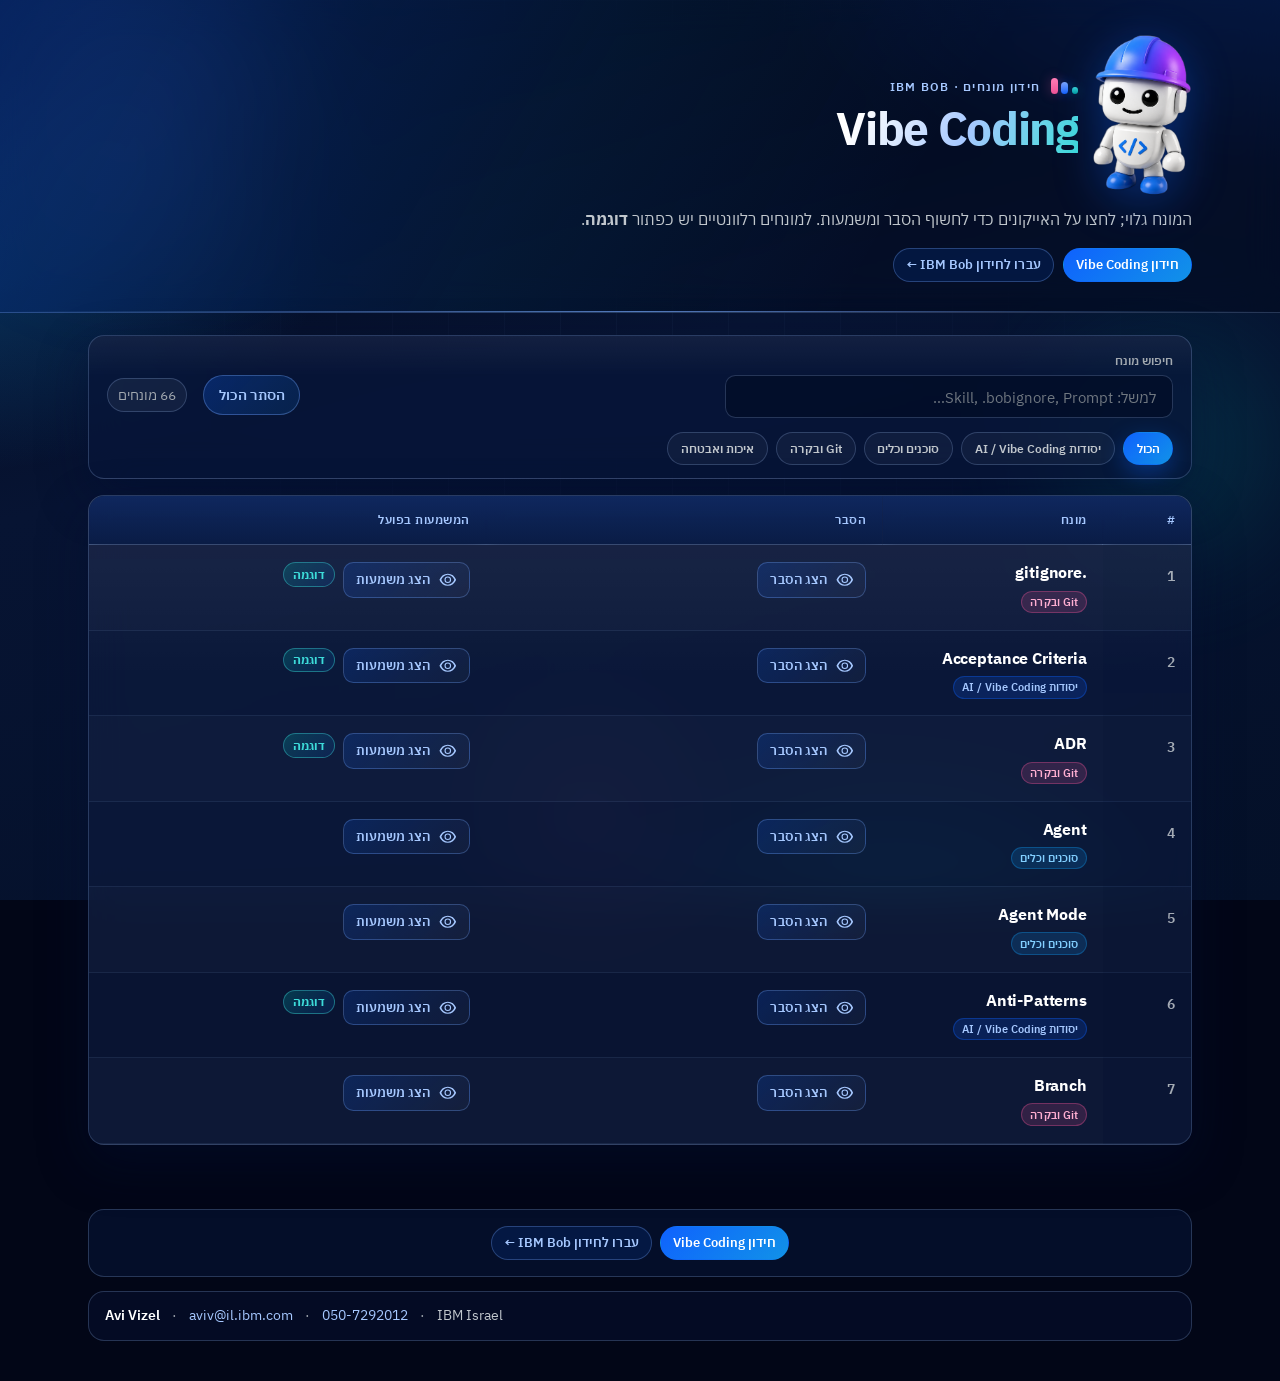
<file: index.html>
<!DOCTYPE html>
<html lang="he" dir="rtl">
  <head>
    <meta charset="UTF-8" />
    <meta name="viewport" content="width=device-width, initial-scale=1" />
    <title>Bob / Vibe Coding — חידון מונחים</title>
    <link rel="preconnect" href="https://fonts.googleapis.com" />
    <link rel="preconnect" href="https://fonts.gstatic.com" crossorigin />
    <link
      href="https://fonts.googleapis.com/css2?family=IBM+Plex+Sans+Hebrew:wght@400;500;600;700&family=IBM+Plex+Sans:wght@400;500;600;700&display=swap"
      rel="stylesheet"
    />
    <link rel="stylesheet" href="styles.css" />
  </head>
  <body>
    <div class="atmosphere" aria-hidden="true">
      <span class="orb orb-a"></span>
      <span class="orb orb-b"></span>
      <span class="orb orb-c"></span>
      <span class="grid-fade"></span>
    </div>

    <header class="page-header">
      <div class="header-inner">
        <div class="brand-lockup">
          <img
            class="bob-mascot"
            src="assets/bob-mascot.png?v=2"
            alt="Bob"
            width="100"
            height="100"
          />
          <div class="brand-text">
            <div class="brand-row">
              <span class="brand-mark" aria-hidden="true">
                <span></span><span></span><span></span>
              </span>
              <p class="eyebrow">חידון מונחים · IBM Bob</p>
            </div>
            <h1>Vibe Coding</h1>
          </div>
        </div>
        <p class="subtitle">
          המונח גלוי; לחצו על האייקונים כדי לחשוף הסבר ומשמעות. למונחים
          רלוונטיים יש כפתור <strong>דוגמה</strong>.
        </p>
        <nav class="quiz-nav" aria-label="מעבר בין חידונים">
          <a href="index.html" aria-current="page">חידון Vibe Coding</a>
          <a href="bob.html">עברו לחידון IBM Bob ←</a>
        </nav>
      </div>
    </header>

    <main class="page-main">
      <section class="panel toolbar-panel">
        <div class="toolbar">
          <label class="search-field" for="search">
            <span class="search-label">חיפוש מונח</span>
            <input
              id="search"
              type="search"
              placeholder="למשל: Skill, .bobignore, Prompt…"
              autocomplete="off"
            />
          </label>
          <div class="toolbar-actions">
            <button type="button" class="btn" id="hide-all">הסתר הכול</button>
            <p class="count" id="count" aria-live="polite"></p>
          </div>
        </div>

        <div
          class="category-filters"
          id="category-filters"
          role="group"
          aria-label="סינון לפי קטגוריה"
        ></div>
      </section>

      <section class="panel table-panel">
        <div class="table-shell">
          <table class="glossary">
            <thead>
              <tr>
                <th scope="col" class="col-num">#</th>
                <th scope="col" class="col-term">מונח</th>
                <th scope="col" class="col-explanation">הסבר</th>
                <th scope="col" class="col-meaning">המשמעות בפועל</th>
              </tr>
            </thead>
            <tbody id="glossary-body"></tbody>
          </table>
          <p class="empty" id="empty" hidden>
            לא נמצאו מונחים התואמים לחיפוש או לקטגוריה.
          </p>
        </div>
      </section>
    </main>

    <footer class="page-footer">
      <nav class="quiz-nav footer-nav" aria-label="מעבר בין חידונים בתחתית">
        <a href="index.html" aria-current="page">חידון Vibe Coding</a>
        <a href="bob.html">עברו לחידון IBM Bob ←</a>
      </nav>
      <address class="footer-contact">
        <strong>Avi Vizel</strong>
        <a href="mailto:aviv@il.ibm.com">aviv@il.ibm.com</a>
        <a href="tel:+972507292012">050-7292012</a>
        <span>IBM Israel</span>
      </address>
    </footer>

    <div
      id="example-modal"
      class="example-modal"
      hidden
      role="dialog"
      aria-modal="true"
      aria-labelledby="example-modal-title"
    >
      <div class="example-modal-panel">
        <div class="example-modal-header">
          <h2 id="example-modal-title">דוגמה</h2>
          <button
            type="button"
            class="example-modal-close"
            id="example-modal-close"
            aria-label="סגור"
          >
            ×
          </button>
        </div>
        <div class="example-modal-body" id="example-modal-body"></div>
      </div>
    </div>

    <script src="terms.js"></script>
    <script src="examples-terms.js"></script>
    <script src="app.js"></script>
  </body>
</html>
</file>
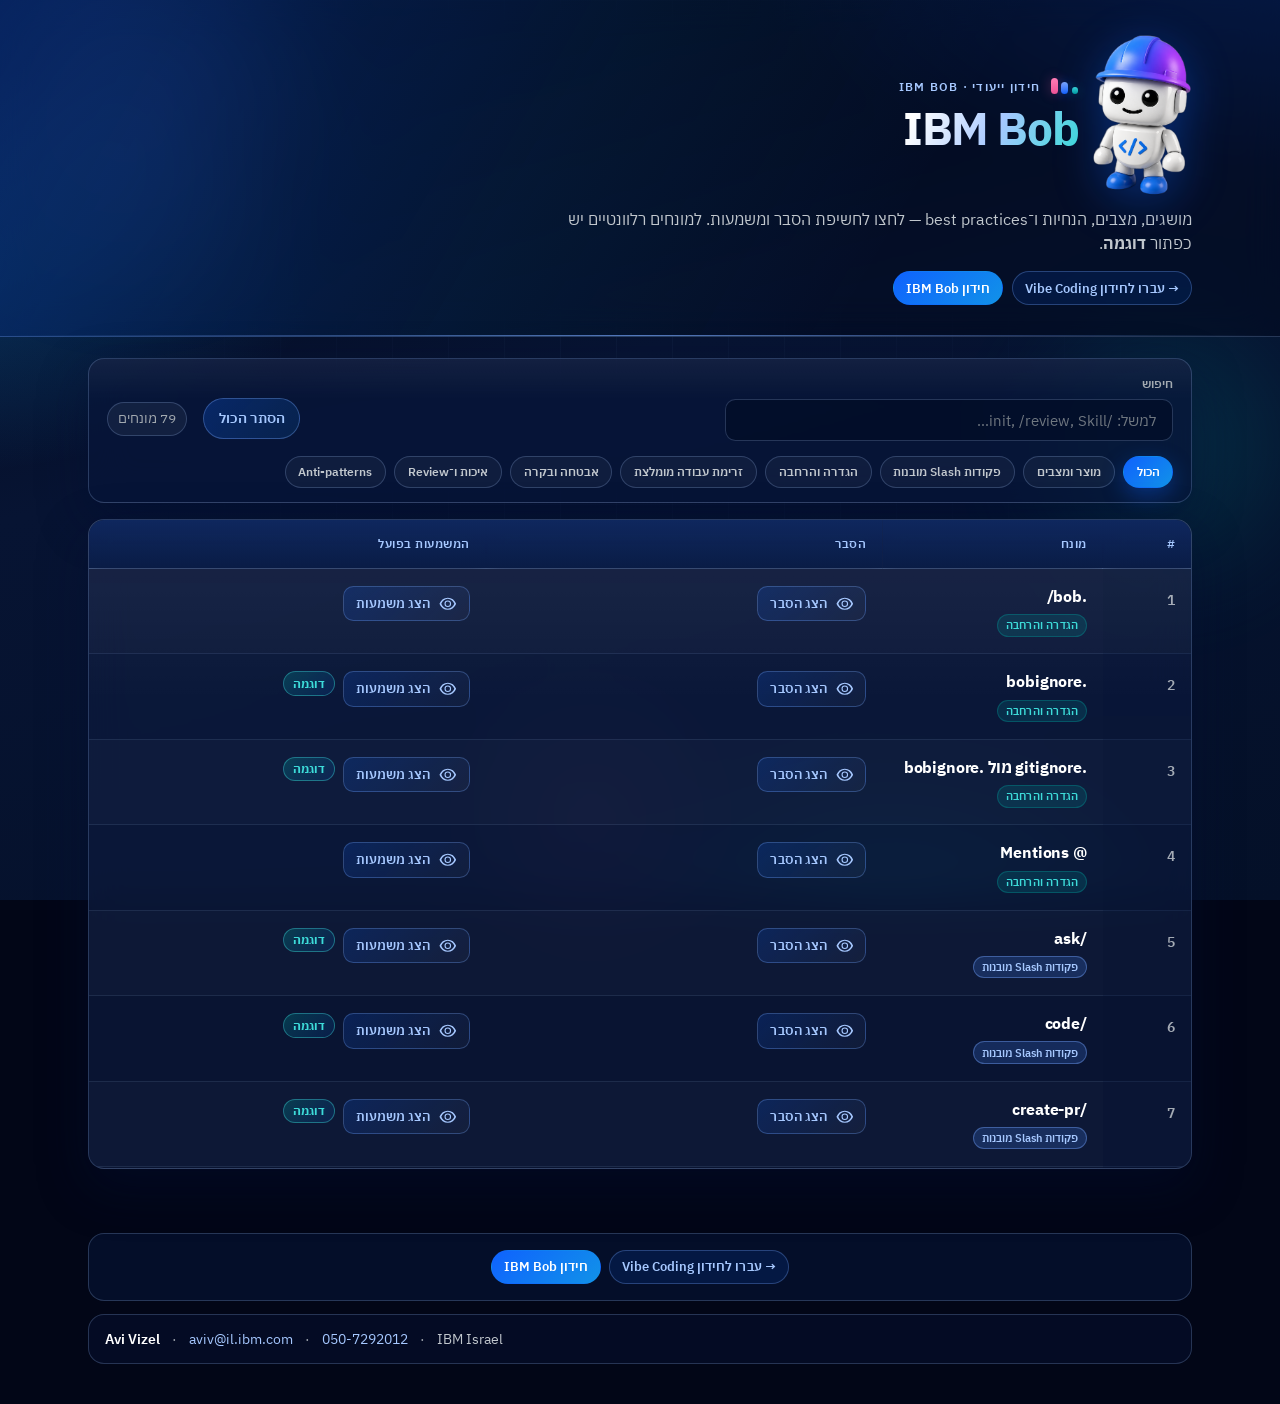
<file: bob.html>
<!DOCTYPE html>
<html lang="he" dir="rtl">
  <head>
    <meta charset="UTF-8" />
    <meta name="viewport" content="width=device-width, initial-scale=1" />
    <title>IBM Bob — חידון מונחים והנחיות</title>
    <link rel="preconnect" href="https://fonts.googleapis.com" />
    <link rel="preconnect" href="https://fonts.gstatic.com" crossorigin />
    <link
      href="https://fonts.googleapis.com/css2?family=IBM+Plex+Sans+Hebrew:wght@400;500;600;700&family=IBM+Plex+Sans:wght@400;500;600;700&display=swap"
      rel="stylesheet"
    />
    <link rel="stylesheet" href="styles.css" />
  </head>
  <body>
    <div class="atmosphere" aria-hidden="true">
      <span class="orb orb-a"></span>
      <span class="orb orb-b"></span>
      <span class="orb orb-c"></span>
      <span class="grid-fade"></span>
    </div>

    <header class="page-header">
      <div class="header-inner">
        <div class="brand-lockup">
          <img
            class="bob-mascot"
            src="assets/bob-mascot.png?v=2"
            alt="Bob"
            width="100"
            height="100"
          />
          <div class="brand-text">
            <div class="brand-row">
              <span class="brand-mark" aria-hidden="true">
                <span></span><span></span><span></span>
              </span>
              <p class="eyebrow">חידון ייעודי · IBM Bob</p>
            </div>
            <h1>IBM Bob</h1>
          </div>
        </div>
        <p class="subtitle">
          מושגים, מצבים, הנחיות ו־best practices — לחצו לחשיפת הסבר ומשמעות.
          למונחים רלוונטיים יש כפתור <strong>דוגמה</strong>.
        </p>
        <nav class="quiz-nav" aria-label="מעבר בין חידונים">
          <a href="index.html">→ עברו לחידון Vibe Coding</a>
          <a href="bob.html" aria-current="page">חידון IBM Bob</a>
        </nav>
      </div>
    </header>

    <main class="page-main">
      <section class="panel toolbar-panel">
        <div class="toolbar">
          <label class="search-field" for="search">
            <span class="search-label">חיפוש</span>
            <input
              id="search"
              type="search"
              placeholder="למשל: /init, /review, Skill…"
              autocomplete="off"
            />
          </label>
          <div class="toolbar-actions">
            <button type="button" class="btn" id="hide-all">הסתר הכול</button>
            <p class="count" id="count" aria-live="polite"></p>
          </div>
        </div>

        <div
          class="category-filters"
          id="category-filters"
          role="group"
          aria-label="סינון לפי קטגוריה"
        ></div>
      </section>

      <section class="panel table-panel">
        <div class="table-shell">
          <table class="glossary">
            <thead>
              <tr>
                <th scope="col" class="col-num">#</th>
                <th scope="col" class="col-term">מונח</th>
                <th scope="col" class="col-explanation">הסבר</th>
                <th scope="col" class="col-meaning">המשמעות בפועל</th>
              </tr>
            </thead>
            <tbody id="glossary-body"></tbody>
          </table>
          <p class="empty" id="empty" hidden>
            לא נמצאו מונחים התואמים לחיפוש או לקטגוריה.
          </p>
        </div>
      </section>
    </main>

    <footer class="page-footer">
      <nav class="quiz-nav footer-nav" aria-label="מעבר בין חידונים בתחתית">
        <a href="index.html">→ עברו לחידון Vibe Coding</a>
        <a href="bob.html" aria-current="page">חידון IBM Bob</a>
      </nav>
      <address class="footer-contact">
        <strong>Avi Vizel</strong>
        <a href="mailto:aviv@il.ibm.com">aviv@il.ibm.com</a>
        <a href="tel:+972507292012">050-7292012</a>
        <span>IBM Israel</span>
      </address>
    </footer>

    <div
      id="example-modal"
      class="example-modal"
      hidden
      role="dialog"
      aria-modal="true"
      aria-labelledby="example-modal-title"
    >
      <div class="example-modal-panel">
        <div class="example-modal-header">
          <h2 id="example-modal-title">דוגמה</h2>
          <button
            type="button"
            class="example-modal-close"
            id="example-modal-close"
            aria-label="סגור"
          >
            ×
          </button>
        </div>
        <div class="example-modal-body" id="example-modal-body"></div>
      </div>
    </div>

    <script src="bob-terms.js"></script>
    <script src="bob-examples.js"></script>
    <script src="app.js"></script>
  </body>
</html>
</file>
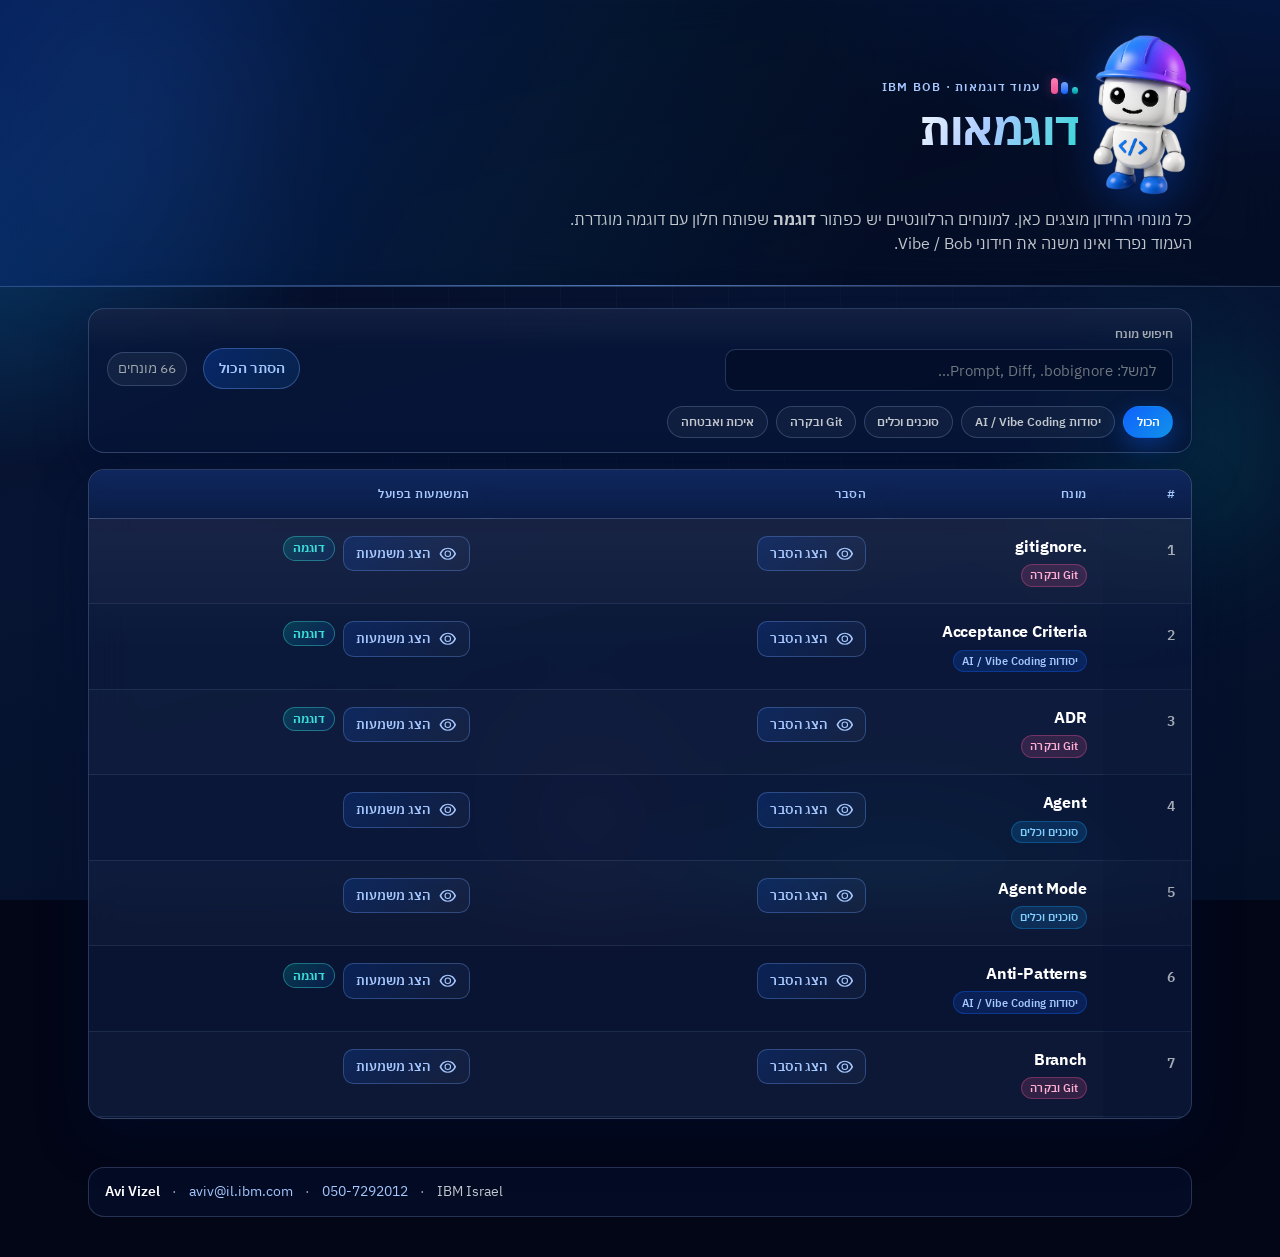
<file: examples.html>
<!DOCTYPE html>
<html lang="he" dir="rtl">
  <head>
    <meta charset="UTF-8" />
    <meta name="viewport" content="width=device-width, initial-scale=1" />
    <title>Vibe Coding — דוגמאות למונחים</title>
    <link rel="preconnect" href="https://fonts.googleapis.com" />
    <link rel="preconnect" href="https://fonts.gstatic.com" crossorigin />
    <link
      href="https://fonts.googleapis.com/css2?family=IBM+Plex+Sans+Hebrew:wght@400;500;600;700&family=IBM+Plex+Sans:wght@400;500;600;700&display=swap"
      rel="stylesheet"
    />
    <link rel="stylesheet" href="styles.css" />
  </head>
  <body>
    <div class="atmosphere" aria-hidden="true">
      <span class="orb orb-a"></span>
      <span class="orb orb-b"></span>
      <span class="orb orb-c"></span>
      <span class="grid-fade"></span>
    </div>

    <header class="page-header">
      <div class="header-inner">
        <div class="brand-lockup">
          <img
            class="bob-mascot"
            src="assets/bob-mascot.png?v=2"
            alt="Bob"
            width="100"
            height="100"
          />
          <div class="brand-text">
            <div class="brand-row">
              <span class="brand-mark" aria-hidden="true">
                <span></span><span></span><span></span>
              </span>
              <p class="eyebrow">עמוד דוגמאות · IBM Bob</p>
            </div>
            <h1>דוגמאות</h1>
          </div>
        </div>
        <p class="subtitle">
          כל מונחי החידון מוצגים כאן. למונחים הרלוונטיים יש כפתור
          <strong>דוגמה</strong> שפותח חלון עם דוגמה מוגדרת. העמוד נפרד ואינו
          משנה את חידוני Vibe / Bob.
        </p>
      </div>
    </header>

    <main class="page-main">
      <section class="panel toolbar-panel">
        <div class="toolbar">
          <label class="search-field" for="search">
            <span class="search-label">חיפוש מונח</span>
            <input
              id="search"
              type="search"
              placeholder="למשל: Prompt, Diff, .bobignore…"
              autocomplete="off"
            />
          </label>
          <div class="toolbar-actions">
            <button type="button" class="btn" id="hide-all">הסתר הכול</button>
            <p class="count" id="count" aria-live="polite"></p>
          </div>
        </div>

        <div
          class="category-filters"
          id="category-filters"
          role="group"
          aria-label="סינון לפי קטגוריה"
        ></div>
      </section>

      <section class="panel table-panel">
        <div class="table-shell">
          <table class="glossary">
            <thead>
              <tr>
                <th scope="col" class="col-num">#</th>
                <th scope="col" class="col-term">מונח</th>
                <th scope="col" class="col-explanation">הסבר</th>
                <th scope="col" class="col-meaning">המשמעות בפועל</th>
              </tr>
            </thead>
            <tbody id="glossary-body"></tbody>
          </table>
          <p class="empty" id="empty" hidden>
            לא נמצאו מונחים התואמים לחיפוש או לקטגוריה.
          </p>
        </div>
      </section>
    </main>

    <footer class="page-footer">
      <address class="footer-contact">
        <strong>Avi Vizel</strong>
        <a href="mailto:aviv@il.ibm.com">aviv@il.ibm.com</a>
        <a href="tel:+972507292012">050-7292012</a>
        <span>IBM Israel</span>
      </address>
    </footer>

    <div
      id="example-modal"
      class="example-modal"
      hidden
      role="dialog"
      aria-modal="true"
      aria-labelledby="example-modal-title"
    >
      <div class="example-modal-panel">
        <div class="example-modal-header">
          <h2 id="example-modal-title">דוגמה</h2>
          <button
            type="button"
            class="example-modal-close"
            id="example-modal-close"
            aria-label="סגור"
          >
            ×
          </button>
        </div>
        <div class="example-modal-body" id="example-modal-body"></div>
      </div>
    </div>

    <script src="terms.js"></script>
    <script src="examples-terms.js"></script>
    <script src="app.js"></script>
  </body>
</html>
</file>
<file: styles.css>
:root {
  --ibm-blue: #0f62fe;
  --ibm-blue-hover: #0353e9;
  --ibm-blue-10: #edf5ff;
  --ibm-blue-20: #d0e2ff;
  --ibm-blue-30: #a6c8ff;
  --ibm-cyan: #1192e8;
  --ibm-teal: #009d9a;
  --ibm-green: #198038;
  --ibm-magenta: #ee5396;
  --ibm-purple: #8a3ffc;
  --ink: #001d6c;
  --text: #f2f4f8;
  --text-secondary: #c1c7cd;
  --text-helper: #a2a9b0;
  --text-on-light: #161616;
  --text-secondary-light: #525252;
  --border: rgba(166, 200, 255, 0.22);
  --border-strong: rgba(166, 200, 255, 0.4);
  --glass: rgba(8, 22, 58, 0.72);
  --glass-strong: rgba(12, 30, 72, 0.88);
  --row: rgba(255, 255, 255, 0.03);
  --row-hover: rgba(15, 98, 254, 0.14);
  --focus: #78a9ff;
  --success: #42be65;
  --font: "IBM Plex Sans Hebrew", "IBM Plex Sans", Helvetica, Arial, sans-serif;
  --shadow: 0 18px 50px rgba(0, 13, 48, 0.45);
  --radius: 1rem;
}

*,
*::before,
*::after {
  box-sizing: border-box;
}

html,
body {
  margin: 0;
  min-height: 100%;
}

body {
  font-family: var(--font);
  color: var(--text);
  background: #020617;
  line-height: 1.5;
  -webkit-font-smoothing: antialiased;
  overflow-x: hidden;
}

.atmosphere {
  position: fixed;
  inset: 0;
  z-index: -1;
  background:
    radial-gradient(ellipse 80% 55% at 100% -10%, rgba(15, 98, 254, 0.45), transparent 55%),
    radial-gradient(ellipse 60% 45% at -5% 30%, rgba(17, 146, 232, 0.28), transparent 50%),
    radial-gradient(ellipse 50% 40% at 70% 100%, rgba(0, 157, 154, 0.22), transparent 45%),
    linear-gradient(165deg, #020617 0%, #071433 42%, #041028 100%);
}

.orb {
  position: absolute;
  border-radius: 50%;
  filter: blur(40px);
  opacity: 0.55;
  animation: drift 18s ease-in-out infinite;
}

.orb-a {
  width: 28rem;
  height: 28rem;
  top: -8rem;
  left: -6rem;
  background: radial-gradient(circle, rgba(69, 137, 255, 0.55), transparent 70%);
}

.orb-b {
  width: 22rem;
  height: 22rem;
  right: -4rem;
  top: 30%;
  background: radial-gradient(circle, rgba(0, 157, 154, 0.4), transparent 70%);
  animation-delay: -6s;
}

.orb-c {
  width: 18rem;
  height: 18rem;
  bottom: -4rem;
  left: 35%;
  background: radial-gradient(circle, rgba(238, 83, 150, 0.22), transparent 70%);
  animation-delay: -11s;
}

.grid-fade {
  position: absolute;
  inset: 0;
  background-image:
    linear-gradient(rgba(166, 200, 255, 0.05) 1px, transparent 1px),
    linear-gradient(90deg, rgba(166, 200, 255, 0.05) 1px, transparent 1px);
  background-size: 56px 56px;
  mask-image: radial-gradient(ellipse at 50% 20%, black 15%, transparent 70%);
  opacity: 0.7;
  pointer-events: none;
}

.page-header {
  position: relative;
  border-bottom: 1px solid var(--border);
  background:
    linear-gradient(120deg, rgba(15, 98, 254, 0.28), rgba(17, 146, 232, 0.08) 45%, transparent 70%),
    rgba(2, 10, 30, 0.55);
  backdrop-filter: blur(18px);
}

.page-header::after {
  content: "";
  position: absolute;
  inset-inline: 0;
  bottom: 0;
  height: 1px;
  background: linear-gradient(90deg, transparent, rgba(120, 169, 255, 0.7), transparent);
}

.header-inner {
  max-width: 72rem;
  margin: 0 auto;
  padding: 2.1rem 1.5rem 1.9rem;
  animation: rise 0.7s ease both;
}

.brand-row {
  display: flex;
  align-items: center;
  gap: 0.7rem;
  margin-bottom: 0.55rem;
}

.brand-lockup {
  display: flex;
  align-items: center;
  gap: 0.85rem;
  margin-bottom: 0.75rem;
}

.bob-mascot {
  width: clamp(4.5rem, 12vw, 6.25rem);
  height: auto;
  flex: 0 0 auto;
  filter: drop-shadow(0 10px 22px rgba(15, 98, 254, 0.35));
  animation: bob-float 4.5s ease-in-out infinite;
}

.brand-text {
  display: flex;
  flex-direction: column;
  gap: 0.45rem;
  min-width: 0;
}

.brand-text .brand-row {
  margin-bottom: 0;
}

.brand-text h1 {
  margin: 0;
}

.brand-mark {
  display: inline-grid;
  grid-template-columns: repeat(3, 0.42rem);
  gap: 0.22rem;
  align-items: end;
  height: 1rem;
}

.brand-mark span {
  display: block;
  width: 0.42rem;
  border-radius: 999px;
  background: linear-gradient(180deg, #78a9ff, #0f62fe);
  box-shadow: 0 0 12px rgba(15, 98, 254, 0.55);
}

.brand-mark span:nth-child(1) {
  height: 45%;
  background: linear-gradient(180deg, #3ddbd9, #009d9a);
  box-shadow: 0 0 12px rgba(0, 157, 154, 0.45);
}

.brand-mark span:nth-child(2) {
  height: 75%;
}

.brand-mark span:nth-child(3) {
  height: 100%;
  background: linear-gradient(180deg, #ff7eb6, #ee5396);
  box-shadow: 0 0 12px rgba(238, 83, 150, 0.35);
}

.eyebrow {
  margin: 0;
  font-size: 0.78rem;
  font-weight: 600;
  letter-spacing: 0.1em;
  text-transform: uppercase;
  color: var(--ibm-blue-30);
}

.page-header h1 {
  margin: 0;
  font-size: clamp(2rem, 4.5vw, 2.85rem);
  font-weight: 700;
  letter-spacing: -0.03em;
  line-height: 1.1;
  background: linear-gradient(115deg, #ffffff 10%, #a6c8ff 55%, #3ddbd9 100%);
  -webkit-background-clip: text;
  background-clip: text;
  color: transparent;
}

.subtitle {
  margin: 0.75rem 0 0;
  max-width: 40rem;
  font-size: 0.98rem;
  color: var(--text-secondary);
}

.quiz-nav {
  display: flex;
  flex-wrap: wrap;
  gap: 0.55rem;
  margin-top: 1rem;
}

.quiz-nav a {
  display: inline-flex;
  align-items: center;
  text-decoration: none;
  font-size: 0.8rem;
  font-weight: 600;
  color: var(--ibm-blue-30);
  padding: 0.4rem 0.75rem;
  border-radius: 999px;
  border: 1px solid rgba(120, 169, 255, 0.3);
  background: rgba(15, 98, 254, 0.12);
  transition: background 0.2s, border-color 0.2s, transform 0.15s;
}

.quiz-nav a:hover {
  background: rgba(15, 98, 254, 0.25);
  border-color: rgba(120, 169, 255, 0.55);
  transform: translateY(-1px);
}

.quiz-nav a[aria-current="page"] {
  color: #fff;
  background: linear-gradient(135deg, #0f62fe, #1192e8);
  border-color: transparent;
}

.page-footer {
  max-width: 72rem;
  margin: 0 auto;
  padding: 0 1.5rem 2.5rem;
  display: grid;
  gap: 0.85rem;
}

.footer-nav {
  justify-content: center;
  padding: 1rem;
  border-radius: var(--radius);
  border: 1px solid var(--border);
  background: rgba(8, 22, 58, 0.55);
}

.footer-contact {
  margin: 0;
  font-style: normal;
  display: flex;
  flex-wrap: wrap;
  justify-content: flex-start;
  align-items: center;
  gap: 0.35rem 0.75rem;
  padding: 0.85rem 1rem;
  border-radius: var(--radius);
  border: 1px solid var(--border);
  background: rgba(8, 22, 58, 0.4);
  color: var(--text-secondary);
  font-size: 0.875rem;
  text-align: left;
  direction: ltr;
}

.footer-contact strong {
  color: #fff;
  font-weight: 600;
}

.footer-contact > * + *::before {
  content: "·";
  margin-inline-end: 0.75rem;
  color: var(--text-helper);
}

.footer-contact a {
  color: var(--ibm-blue-30);
  text-decoration: none;
}

.footer-contact a:hover {
  text-decoration: underline;
  color: #fff;
}

.page-main {
  max-width: 72rem;
  margin: 0 auto;
  padding: 1.35rem 1.5rem 3rem;
  display: grid;
  gap: 1rem;
}

.panel {
  border: 1px solid var(--border);
  border-radius: var(--radius);
  background:
    linear-gradient(180deg, rgba(255, 255, 255, 0.05), transparent 28%),
    var(--glass);
  backdrop-filter: blur(20px);
  box-shadow: var(--shadow);
  animation: rise 0.75s ease both;
}

.toolbar-panel {
  padding: 1rem 1.1rem 0.85rem;
  animation-delay: 0.05s;
}

.table-panel {
  padding: 0;
  overflow: hidden;
  animation-delay: 0.12s;
}

.toolbar {
  display: flex;
  flex-wrap: wrap;
  align-items: flex-end;
  justify-content: space-between;
  gap: 0.75rem 1.5rem;
  margin-bottom: 0.9rem;
}

.search-field {
  display: flex;
  flex-direction: column;
  gap: 0.35rem;
  flex: 1 1 16rem;
  max-width: 28rem;
}

.search-label {
  font-size: 0.75rem;
  font-weight: 600;
  color: var(--text-helper);
}

.search-field input {
  width: 100%;
  height: 2.65rem;
  padding: 0 1rem;
  border: 1px solid var(--border);
  border-radius: 0.65rem;
  background: rgba(2, 12, 36, 0.65);
  color: var(--text);
  font: inherit;
  font-size: 0.95rem;
  outline: none;
  transition: border-color 0.2s, box-shadow 0.2s, background 0.2s;
}

.search-field input::placeholder {
  color: #6f7780;
}

.search-field input:hover {
  border-color: var(--border-strong);
  background: rgba(6, 20, 52, 0.85);
}

.search-field input:focus {
  border-color: var(--ibm-blue);
  box-shadow: 0 0 0 3px rgba(15, 98, 254, 0.28);
  background: rgba(6, 20, 52, 0.95);
}

.toolbar-actions {
  display: flex;
  align-items: center;
  gap: 1rem;
  padding-bottom: 0.15rem;
}

.btn {
  appearance: none;
  border: 1px solid rgba(120, 169, 255, 0.35);
  background: linear-gradient(135deg, rgba(15, 98, 254, 0.25), rgba(17, 146, 232, 0.12));
  color: var(--ibm-blue-30);
  font: inherit;
  font-size: 0.875rem;
  font-weight: 600;
  padding: 0.55rem 0.9rem;
  border-radius: 999px;
  cursor: pointer;
  transition: transform 0.15s, box-shadow 0.2s, background 0.2s;
}

.btn:hover {
  background: linear-gradient(135deg, rgba(15, 98, 254, 0.4), rgba(17, 146, 232, 0.2));
  box-shadow: 0 0 20px rgba(15, 98, 254, 0.25);
  transform: translateY(-1px);
}

.btn:focus-visible {
  outline: 2px solid var(--focus);
  outline-offset: 2px;
}

.count {
  margin: 0;
  font-size: 0.875rem;
  color: var(--text-helper);
  padding: 0.35rem 0.65rem;
  border-radius: 999px;
  background: rgba(255, 255, 255, 0.05);
  border: 1px solid var(--border);
}

.category-filters {
  display: flex;
  flex-wrap: wrap;
  gap: 0.5rem;
}

.chip {
  appearance: none;
  border: 1px solid var(--border);
  background: rgba(255, 255, 255, 0.04);
  color: var(--text-secondary);
  font: inherit;
  font-size: 0.78rem;
  font-weight: 550;
  line-height: 1.2;
  padding: 0.48rem 0.8rem;
  border-radius: 999px;
  cursor: pointer;
  transition: transform 0.15s, background 0.2s, border-color 0.2s, color 0.2s, box-shadow 0.2s;
}

.chip:hover {
  background: rgba(255, 255, 255, 0.08);
  border-color: var(--border-strong);
  color: var(--text);
  transform: translateY(-1px);
}

.chip[aria-pressed="true"] {
  color: #fff;
  border-color: transparent;
  background: linear-gradient(135deg, #0f62fe, #1192e8);
  box-shadow: 0 8px 22px rgba(15, 98, 254, 0.35);
}

.chip[data-category="foundations"][aria-pressed="true"] {
  background: linear-gradient(135deg, #0f62fe, #4589ff);
}

.chip[data-category="agents"][aria-pressed="true"] {
  background: linear-gradient(135deg, #1192e8, #33b1ff);
}

.chip[data-category="bob-product"][aria-pressed="true"] {
  background: linear-gradient(135deg, #8a3ffc, #a56eff);
}

.chip[data-category="bob-config"][aria-pressed="true"] {
  background: linear-gradient(135deg, #009d9a, #08bdba);
}

.chip[data-category="git"][aria-pressed="true"] {
  background: linear-gradient(135deg, #ee5396, #ff7eb6);
}

.chip[data-category="quality"][aria-pressed="true"] {
  background: linear-gradient(135deg, #198038, #42be65);
}

.chip[data-category="commands"][aria-pressed="true"] {
  background: linear-gradient(135deg, #4589ff, #78a9ff);
}

.chip[data-category="product"][aria-pressed="true"] {
  background: linear-gradient(135deg, #0f62fe, #4589ff);
}

.chip[data-category="config"][aria-pressed="true"] {
  background: linear-gradient(135deg, #009d9a, #08bdba);
}

.chip[data-category="workflow"][aria-pressed="true"] {
  background: linear-gradient(135deg, #1192e8, #33b1ff);
}

.chip[data-category="security"][aria-pressed="true"] {
  background: linear-gradient(135deg, #ee5396, #ff7eb6);
}

.chip[data-category="antipatterns"][aria-pressed="true"] {
  background: linear-gradient(135deg, #8a3ffc, #a56eff);
}

.chip:focus-visible {
  outline: 2px solid var(--focus);
  outline-offset: 2px;
}

.table-shell {
  overflow: auto;
  max-height: min(72vh, 56rem);
}

.glossary {
  width: 100%;
  border-collapse: collapse;
  min-width: 52rem;
}

.glossary thead th {
  position: sticky;
  top: 0;
  z-index: 2;
  background: linear-gradient(180deg, rgba(15, 40, 95, 0.98), rgba(10, 28, 70, 0.96));
  color: var(--ibm-blue-30);
  font-size: 0.75rem;
  font-weight: 600;
  letter-spacing: 0.04em;
  text-transform: uppercase;
  text-align: right;
  padding: 0.95rem 1rem;
  border-bottom: 1px solid var(--border-strong);
  white-space: nowrap;
  backdrop-filter: blur(10px);
}

.glossary tbody td {
  vertical-align: top;
  padding: 1.05rem 1rem;
  border-bottom: 1px solid rgba(166, 200, 255, 0.1);
  font-size: 0.9rem;
  color: var(--text-secondary);
  background: var(--row);
  transition: background 0.2s;
}

.glossary tbody tr:nth-child(even) td {
  background: rgba(255, 255, 255, 0.015);
}

.glossary tbody tr:last-child td {
  border-bottom: none;
}

.glossary tbody tr:hover td {
  background: var(--row-hover);
}

.col-num {
  width: 3.25rem;
}

.col-term {
  width: 20%;
}

.col-explanation,
.col-meaning {
  width: 36%;
}

.num-cell {
  color: var(--ibm-cyan);
  font-variant-numeric: tabular-nums;
  font-size: 0.8rem;
  font-weight: 600;
  padding-top: 1.25rem !important;
  opacity: 0.85;
}

.term-cell {
  color: var(--text);
  line-height: 1.35;
}

.term-name {
  display: block;
  font-weight: 650;
  font-size: 0.98rem;
  margin-bottom: 0.45rem;
  color: #fff;
  letter-spacing: -0.01em;
}

.category-tag {
  display: inline-block;
  max-width: 100%;
  padding: 0.2rem 0.5rem;
  border-radius: 999px;
  font-size: 0.68rem;
  font-weight: 600;
  line-height: 1.3;
  border: 1px solid transparent;
}

.category-tag[data-category="foundations"] {
  color: #a6c8ff;
  background: rgba(15, 98, 254, 0.18);
  border-color: rgba(15, 98, 254, 0.35);
}

.category-tag[data-category="agents"] {
  color: #82cfff;
  background: rgba(17, 146, 232, 0.18);
  border-color: rgba(17, 146, 232, 0.35);
}

.category-tag[data-category="bob-product"] {
  color: #d4bbff;
  background: rgba(138, 63, 252, 0.18);
  border-color: rgba(138, 63, 252, 0.35);
}

.category-tag[data-category="bob-config"] {
  color: #3ddbd9;
  background: rgba(0, 157, 154, 0.18);
  border-color: rgba(0, 157, 154, 0.35);
}

.category-tag[data-category="git"] {
  color: #ffafd2;
  background: rgba(238, 83, 150, 0.16);
  border-color: rgba(238, 83, 150, 0.35);
}

.category-tag[data-category="quality"] {
  color: #a7f0ba;
  background: rgba(25, 128, 56, 0.2);
  border-color: rgba(66, 190, 101, 0.35);
}

.category-tag[data-category="commands"] {
  color: #a6c8ff;
  background: rgba(69, 137, 255, 0.2);
  border-color: rgba(120, 169, 255, 0.4);
}

.category-tag[data-category="product"] {
  color: #a6c8ff;
  background: rgba(15, 98, 254, 0.18);
  border-color: rgba(15, 98, 254, 0.35);
}

.category-tag[data-category="config"] {
  color: #3ddbd9;
  background: rgba(0, 157, 154, 0.18);
  border-color: rgba(0, 157, 154, 0.35);
}

.category-tag[data-category="workflow"] {
  color: #82cfff;
  background: rgba(17, 146, 232, 0.18);
  border-color: rgba(17, 146, 232, 0.35);
}

.category-tag[data-category="security"] {
  color: #ffafd2;
  background: rgba(238, 83, 150, 0.16);
  border-color: rgba(238, 83, 150, 0.35);
}

.category-tag[data-category="antipatterns"] {
  color: #d4bbff;
  background: rgba(138, 63, 252, 0.18);
  border-color: rgba(138, 63, 252, 0.35);
}

.reveal-cell {
  min-width: 14rem;
}

.reveal {
  display: grid;
  gap: 0.75rem;
}

.reveal-btn {
  appearance: none;
  display: inline-flex;
  align-items: center;
  gap: 0.55rem;
  width: fit-content;
  max-width: 100%;
  margin: 0;
  padding: 0.45rem 0.75rem;
  border: 1px solid rgba(120, 169, 255, 0.3);
  border-radius: 0.65rem;
  background: linear-gradient(135deg, rgba(15, 98, 254, 0.18), rgba(255, 255, 255, 0.03));
  color: var(--ibm-blue-30);
  font: inherit;
  font-size: 0.8rem;
  font-weight: 600;
  cursor: pointer;
  transition: transform 0.15s, background 0.2s, border-color 0.2s, box-shadow 0.2s;
}

.reveal-btn:hover {
  background: linear-gradient(135deg, rgba(15, 98, 254, 0.32), rgba(17, 146, 232, 0.12));
  border-color: rgba(120, 169, 255, 0.55);
  box-shadow: 0 0 18px rgba(15, 98, 254, 0.22);
  transform: translateY(-1px);
}

.reveal-btn:focus-visible {
  outline: 2px solid var(--focus);
  outline-offset: 2px;
}

.reveal-btn[aria-expanded="true"] {
  color: #a7f0ba;
  border-color: rgba(66, 190, 101, 0.45);
  background: linear-gradient(135deg, rgba(25, 128, 56, 0.35), rgba(66, 190, 101, 0.12));
  box-shadow: 0 0 18px rgba(66, 190, 101, 0.18);
}

.reveal-icon {
  display: inline-flex;
  width: 1.1rem;
  height: 1.1rem;
  flex: 0 0 auto;
}

.reveal-icon svg {
  width: 100%;
  height: 100%;
  fill: currentColor;
}

.reveal-text {
  margin: 0;
  padding: 0.85rem 0.95rem;
  border-radius: 0.75rem;
  border: 1px solid rgba(166, 200, 255, 0.16);
  background:
    linear-gradient(135deg, rgba(15, 98, 254, 0.1), rgba(0, 157, 154, 0.06)),
    rgba(2, 12, 36, 0.55);
  color: #dce3ea;
  font-size: 0.9rem;
  font-weight: 400;
  line-height: 1.7;
  max-width: 38rem;
  animation: reveal-in 0.28s ease;
}

.reveal-text[hidden] {
  display: none !important;
}

.empty {
  margin: 0;
  padding: 3rem 1.5rem;
  text-align: center;
  color: var(--text-helper);
  font-size: 0.95rem;
}

@keyframes drift {
  0%,
  100% {
    transform: translate(0, 0) scale(1);
  }
  50% {
    transform: translate(2%, 3%) scale(1.05);
  }
}

@keyframes rise {
  from {
    opacity: 0;
    transform: translateY(14px);
  }
  to {
    opacity: 1;
    transform: translateY(0);
  }
}

@keyframes bob-float {
  0%,
  100% {
    transform: translateY(0);
  }
  50% {
    transform: translateY(-6px);
  }
}

@keyframes reveal-in {
  from {
    opacity: 0;
    transform: translateY(6px);
  }
  to {
    opacity: 1;
    transform: translateY(0);
  }
}

@media (max-width: 720px) {
  .header-inner,
  .page-main {
    padding-inline: 1rem;
  }

  .toolbar-panel {
    padding: 0.9rem;
  }

  .table-shell {
    max-height: none;
  }

  .glossary {
    min-width: 0;
    display: block;
  }

  .glossary thead {
    display: none;
  }

  .glossary tbody,
  .glossary tr,
  .glossary td {
    display: block;
    width: 100%;
  }

  .glossary tbody tr {
    padding: 1rem;
    border-bottom: 1px solid rgba(166, 200, 255, 0.12);
    background: rgba(255, 255, 255, 0.02);
  }

  .glossary tbody tr:hover td {
    background: transparent;
  }

  .glossary tbody td {
    padding: 0.35rem 0;
    border-bottom: none;
    background: transparent !important;
  }

  .num-cell,
  .term-cell {
    padding-top: 0.35rem !important;
  }

  .num-cell {
    font-size: 0.75rem;
  }

  .term-name {
    font-size: 1.08rem;
  }

  .reveal-cell {
    margin-top: 0.75rem;
  }

  .reveal-cell::before {
    display: block;
    margin-bottom: 0.35rem;
    font-size: 0.7rem;
    font-weight: 600;
    letter-spacing: 0.04em;
    text-transform: uppercase;
    color: var(--text-helper);
  }

  .reveal-cell:nth-child(3)::before {
    content: "הסבר";
  }

  .reveal-cell:nth-child(4)::before {
    content: "המשמעות בפועל";
  }

  .reveal-text {
    max-width: none;
  }
}

@media (prefers-reduced-motion: reduce) {
  *,
  *::before,
  *::after {
    animation-duration: 0.01ms !important;
    animation-iteration-count: 1 !important;
    transition-duration: 0.01ms !important;
  }
}

/* --- Examples page only: example button + modal (safe for other pages) --- */
.term-actions {
  display: flex;
  flex-wrap: wrap;
  align-items: center;
  gap: 0.45rem;
  margin-top: 0.15rem;
}

.meaning-actions {
  display: flex;
  flex-wrap: wrap;
  align-items: flex-start;
  gap: 0.55rem;
}

.example-btn {
  appearance: none;
  border: 1px solid rgba(61, 219, 217, 0.4);
  background: linear-gradient(135deg, rgba(0, 157, 154, 0.28), rgba(15, 98, 254, 0.12));
  color: #3ddbd9;
  font: inherit;
  font-size: 0.72rem;
  font-weight: 700;
  line-height: 1;
  padding: 0.35rem 0.55rem;
  border-radius: 999px;
  cursor: pointer;
  transition: transform 0.15s, box-shadow 0.2s, background 0.2s;
}

.example-btn:hover {
  background: linear-gradient(135deg, rgba(0, 157, 154, 0.42), rgba(15, 98, 254, 0.2));
  box-shadow: 0 0 14px rgba(0, 157, 154, 0.25);
  transform: translateY(-1px);
}

.example-btn:focus-visible {
  outline: 2px solid var(--focus);
  outline-offset: 2px;
}

body.modal-open {
  overflow: hidden;
}

.example-modal {
  position: fixed;
  inset: 0;
  z-index: 1000;
  display: grid;
  place-items: center;
  padding: 1.25rem;
  background: rgba(2, 6, 23, 0.72);
  backdrop-filter: blur(6px);
}

.example-modal[hidden] {
  display: none !important;
}

.example-modal-panel {
  width: min(100%, 34rem);
  max-height: min(80vh, 36rem);
  display: flex;
  flex-direction: column;
  border-radius: var(--radius);
  border: 1px solid var(--border-strong);
  background:
    linear-gradient(180deg, rgba(255, 255, 255, 0.06), transparent 30%),
    rgba(8, 22, 58, 0.96);
  box-shadow: 0 24px 60px rgba(0, 0, 0, 0.55);
  animation: reveal-in 0.25s ease;
}

.example-modal-header {
  display: flex;
  align-items: center;
  justify-content: space-between;
  gap: 0.75rem;
  padding: 0.9rem 1rem;
  border-bottom: 1px solid var(--border);
}

.example-modal-header h2 {
  margin: 0;
  font-size: 1rem;
  font-weight: 650;
  color: #fff;
}

.example-modal-close {
  appearance: none;
  border: 1px solid var(--border);
  background: rgba(255, 255, 255, 0.05);
  color: var(--text-secondary);
  width: 2rem;
  height: 2rem;
  border-radius: 0.5rem;
  font-size: 1.25rem;
  line-height: 1;
  cursor: pointer;
}

.example-modal-close:hover {
  color: #fff;
  background: rgba(255, 255, 255, 0.1);
}

.example-modal-body {
  margin: 0;
  padding: 1rem 1.1rem 1.2rem;
  overflow: auto;
  font-family: var(--font);
  font-size: 0.88rem;
  line-height: 1.65;
  color: #dce3ea;
  display: grid;
  gap: 0.15rem;
}

.example-line--rtl {
  direction: rtl;
  text-align: right;
  unicode-bidi: isolate;
}

.example-line--ltr {
  direction: ltr;
  text-align: left;
  unicode-bidi: isolate;
  font-family: "IBM Plex Sans", ui-monospace, monospace;
  font-size: 0.84rem;
  color: #a6c8ff;
  white-space: pre-wrap;
  word-break: break-word;
}

.example-line--spacer {
  height: 0.45rem;
}
</file>
